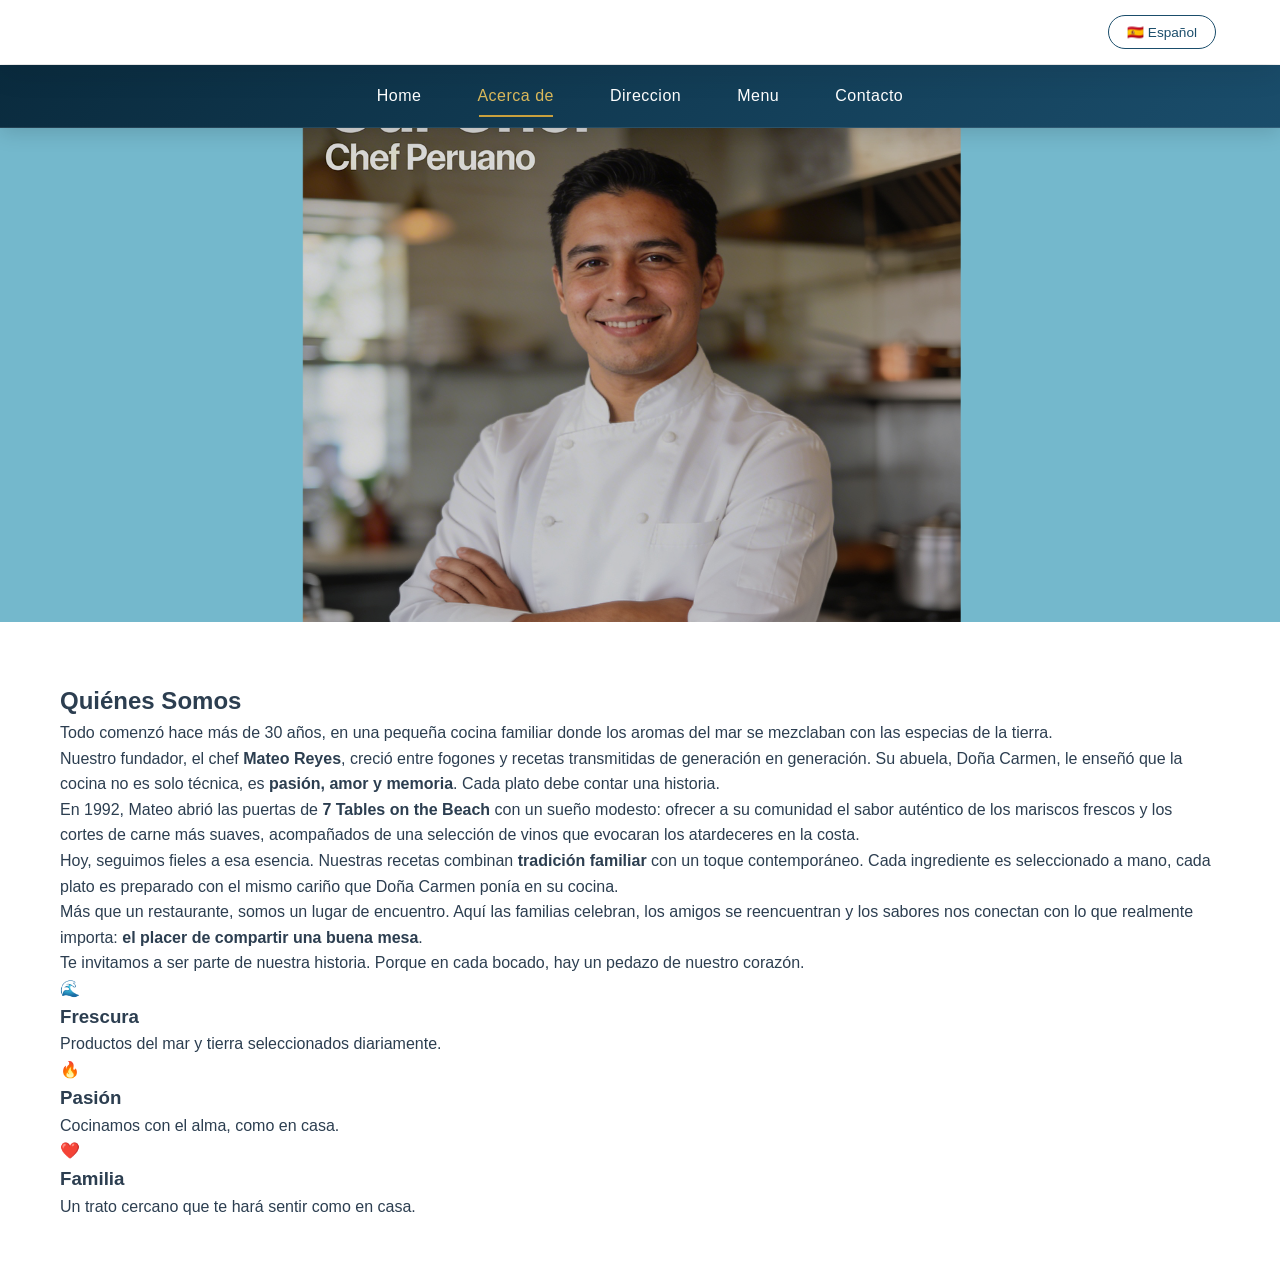
<file: about.html>
<!DOCTYPE html>
<html lang="es">
<head>
    <meta charset="UTF-8">
    <meta name="viewport" content="width=device-width, initial-scale=1.0, viewport-fit=cover">
    <title>Restaurante | Acerca de</title>
    <meta name="description" content="Conoce nuestra historia, tradición y pasión por la cocina. Un restaurante familiar con los mejores sabores.">
    
    <!-- Favicon -->
    <link rel="icon" type="image/x-icon" href="imagenes/header/favicon.ico">
    <link rel="icon" type="image/png" sizes="32x32" href="imagenes/header/favicon-32x32.png">
    <link rel="apple-touch-icon" href="imagenes/header/favicon-192x192.png">
    
    <link rel="stylesheet" href="styles.css">
</head>
<body>

    <!-- HEADER SUPERIOR -->
    <header class="header-superior">
        <div class="header-vacio"></div>
        <div class="header-derecha">
            <button class="btn-idioma" id="btnIdioma">🇪🇸 Español</button>
        </div>
    </header>

    <!-- BANNER AZUL DE NAVEGACIÓN -->
    <nav class="banner-azul">
        <ul class="nav-lista">
            <li><a href="index.html" class="nav-link">Home</a></li>
            <li><a href="about.html" class="nav-link activo">Acerca de</a></li>
            <li><a href="location.html" class="nav-link">Direccion</a></li>
            <li><a href="menu.html" class="nav-link">Menu</a></li>
            <li><a href="contact.html" class="nav-link">Contacto</a></li>
        </ul>
    </nav>

    <!-- HERO SLIDER (1 sola imagen) -->
    <div class="hero-slider">
        <div class="slider-track" id="sliderTrack">
            <div class="slide active">
                <img src="imagenes/slides/about-1.webp" alt="Nuestro restaurante" class="slide-img" loading="eager">
            </div>
        </div>
        <!-- Ocultar botones y dots cuando solo hay 1 imagen -->
        <style>
            .hero-slider:has(.slide:only-child) .slider-btn,
            .hero-slider:has(.slide:only-child) .slider-dots {
                display: none;
            }
        </style>
    </div>

    <!-- CONTENIDO PRINCIPAL -->
    <main class="contenido-principal">
        <section class="about-section">
            <h1 class="about-title">Quiénes Somos</h1>
            
            <div class="about-historia">
                <p class="historia-intro">Todo comenzó hace más de 30 años, en una pequeña cocina familiar donde los aromas del mar se mezclaban con las especias de la tierra.</p>
                
                <p>Nuestro fundador, el chef <strong>Mateo Reyes</strong>, creció entre fogones y recetas transmitidas de generación en generación. Su abuela, Doña Carmen, le enseñó que la cocina no es solo técnica, es <strong>pasión, amor y memoria</strong>. Cada plato debe contar una historia.</p>
                
                <p>En 1992, Mateo abrió las puertas de <strong>7 Tables on the Beach</strong> con un sueño modesto: ofrecer a su comunidad el sabor auténtico de los mariscos frescos y los cortes de carne más suaves, acompañados de una selección de vinos que evocaran los atardeceres en la costa.</p>
                
                <p>Hoy, seguimos fieles a esa esencia. Nuestras recetas combinan <strong>tradición familiar</strong> con un toque contemporáneo. Cada ingrediente es seleccionado a mano, cada plato es preparado con el mismo cariño que Doña Carmen ponía en su cocina.</p>
                
                <p>Más que un restaurante, somos un lugar de encuentro. Aquí las familias celebran, los amigos se reencuentran y los sabores nos conectan con lo que realmente importa: <strong>el placer de compartir una buena mesa</strong>.</p>
                
                <p class="historia-cierre">Te invitamos a ser parte de nuestra historia. Porque en cada bocado, hay un pedazo de nuestro corazón.</p>
            </div>
            
            <div class="about-valores">
                <div class="valor-card">
                    <div class="valor-icono">🌊</div>
                    <h3>Frescura</h3>
                    <p>Productos del mar y tierra seleccionados diariamente.</p>
                </div>
                <div class="valor-card">
                    <div class="valor-icono">🔥</div>
                    <h3>Pasión</h3>
                    <p>Cocinamos con el alma, como en casa.</p>
                </div>
                <div class="valor-card">
                    <div class="valor-icono">❤️</div>
                    <h3>Familia</h3>
                    <p>Un trato cercano que te hará sentir como en casa.</p>
                </div>
            </div>
        </section>
    </main>

    <script src="script.js"></script>
</body>
</html>
</file>
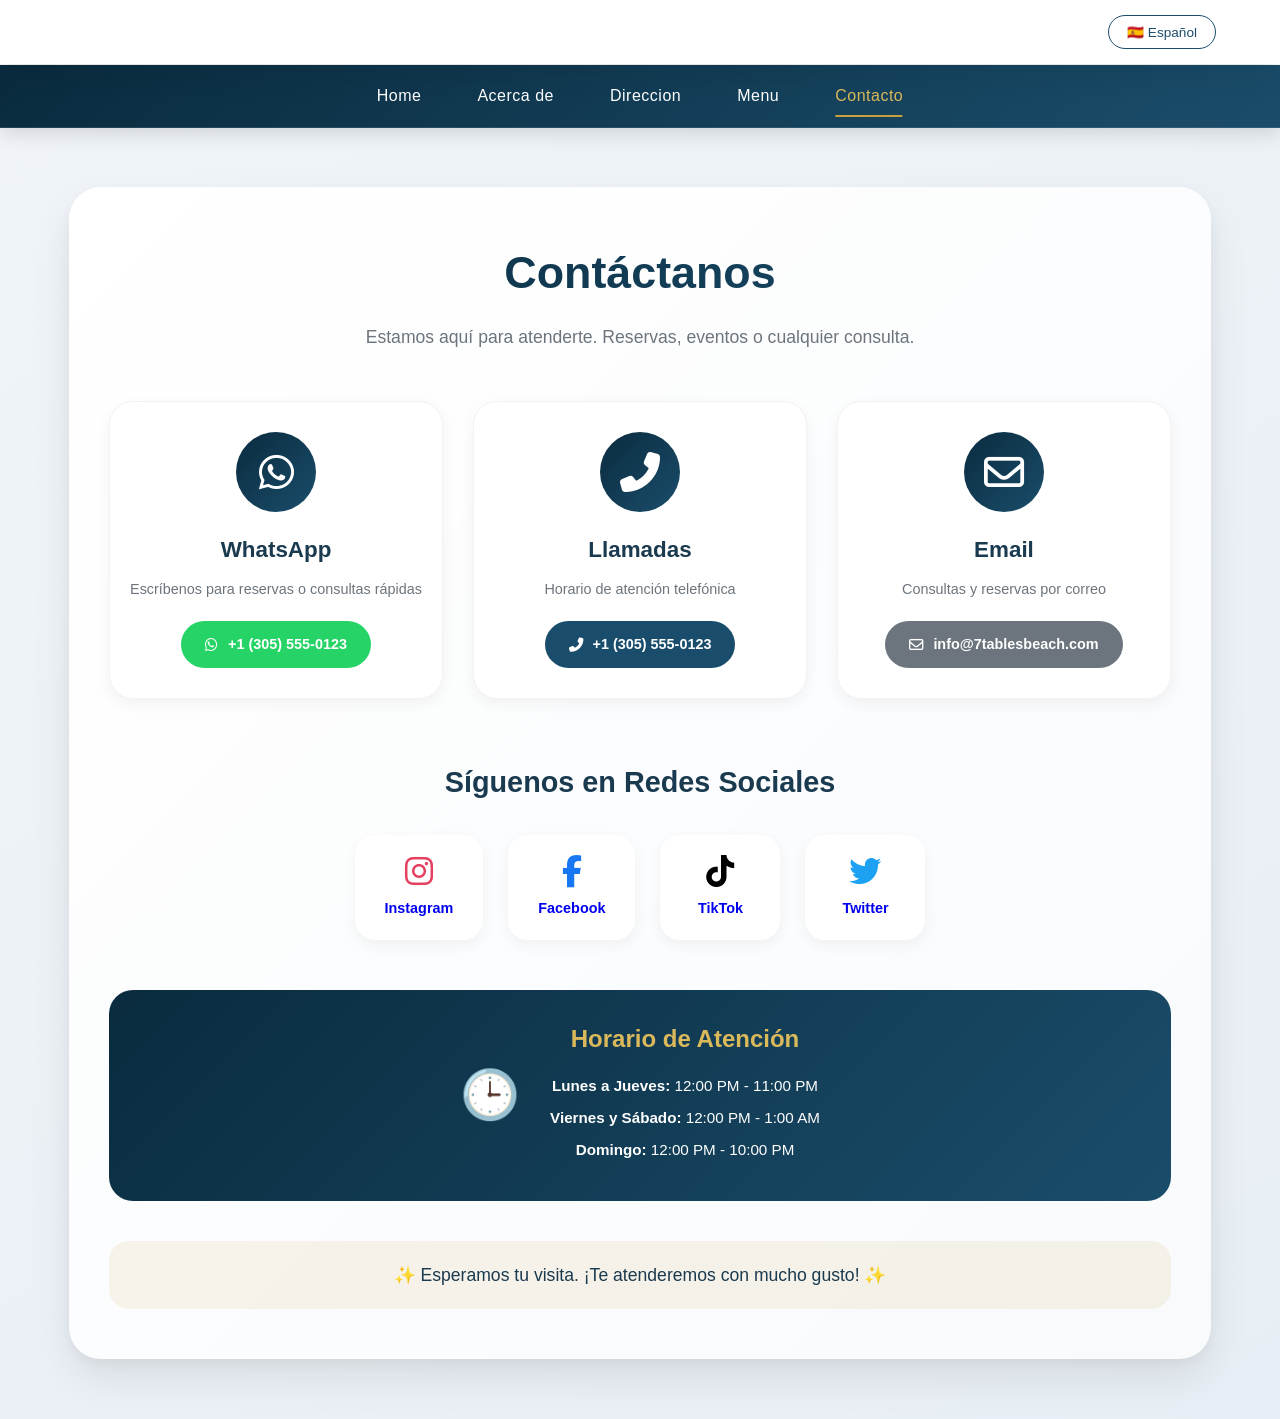
<file: contact.html>
<!DOCTYPE html>
<html lang="es">
<head>
    <meta charset="UTF-8">
    <meta name="viewport" content="width=device-width, initial-scale=1.0, viewport-fit=cover">
    <title>Restaurante | Contacto</title>
    <meta name="description" content="Contáctanos para reservas, consultas o eventos especiales. Estamos ubicados en Miami Beach.">
    
    <!-- Favicon -->
    <link rel="icon" type="image/x-icon" href="imagenes/header/favicon.ico">
    <link rel="icon" type="image/png" sizes="32x32" href="imagenes/header/favicon-32x32.png">
    <link rel="apple-touch-icon" href="imagenes/header/favicon-192x192.png">
    
    <link rel="stylesheet" href="styles.css">
</head>
<body>

    <!-- HEADER SUPERIOR -->
    <header class="header-superior">
        <div class="header-vacio"></div>
        <div class="header-derecha">
            <button class="btn-idioma" id="btnIdioma">🇪🇸 Español</button>
        </div>
    </header>

    <!-- BANNER AZUL DE NAVEGACIÓN -->
    <nav class="banner-azul">
        <ul class="nav-lista">
            <li><a href="index.html" class="nav-link">Home</a></li>
            <li><a href="about.html" class="nav-link">Acerca de</a></li>
            <li><a href="location.html" class="nav-link">Direccion</a></li>
            <li><a href="menu.html" class="nav-link">Menu</a></li>
            <li><a href="contact.html" class="nav-link activo">Contacto</a></li>
        </ul>
    </nav>

    <!-- CONTENIDO PRINCIPAL -->
    <main class="contacto-page">
        <div class="contacto-card">
            <h1 class="contacto-title">Contáctanos</h1>
            <p class="contacto-subtitle">Estamos aquí para atenderte. Reservas, eventos o cualquier consulta.</p>
            
            <div class="contacto-grid">
                <!-- WhatsApp -->
                <div class="contacto-item">
                    <div class="contacto-icono">
                        <i class="fab fa-whatsapp"></i>
                    </div>
                    <h3>WhatsApp</h3>
                    <p>Escríbenos para reservas o consultas rápidas</p>
                    <a href="https://wa.me/13055550123" target="_blank" class="btn-contacto whatsapp-btn">
                        <i class="fab fa-whatsapp"></i> +1 (305) 555-0123
                    </a>
                </div>

                <!-- Teléfono -->
                <div class="contacto-item">
                    <div class="contacto-icono">
                        <i class="fas fa-phone-alt"></i>
                    </div>
                    <h3>Llamadas</h3>
                    <p>Horario de atención telefónica</p>
                    <a href="tel:+13055550123" class="btn-contacto phone-btn">
                        <i class="fas fa-phone-alt"></i> +1 (305) 555-0123
                    </a>
                </div>

                <!-- Email -->
                <div class="contacto-item">
                    <div class="contacto-icono">
                        <i class="far fa-envelope"></i>
                    </div>
                    <h3>Email</h3>
                    <p>Consultas y reservas por correo</p>
                    <a href="mailto:info@7tablesbeach.com" class="btn-contacto email-btn">
                        <i class="far fa-envelope"></i> info@7tablesbeach.com
                    </a>
                </div>
            </div>

            <!-- Redes Sociales -->
            <div class="redes-sociales-section">
                <h2>Síguenos en Redes Sociales</h2>
                <div class="redes-sociales-grid">
                    <a href="https://instagram.com" target="_blank" class="red-social instagram">
                        <i class="fab fa-instagram"></i>
                        <span>Instagram</span>
                    </a>
                    <a href="https://facebook.com" target="_blank" class="red-social facebook">
                        <i class="fab fa-facebook-f"></i>
                        <span>Facebook</span>
                    </a>
                    <a href="https://tiktok.com" target="_blank" class="red-social tiktok">
                        <i class="fab fa-tiktok"></i>
                        <span>TikTok</span>
                    </a>
                    <a href="https://twitter.com" target="_blank" class="red-social twitter">
                        <i class="fab fa-twitter"></i>
                        <span>Twitter</span>
                    </a>
                </div>
            </div>

            <!-- Horario adicional -->
            <div class="horario-contacto">
                <div class="horario-icono">🕒</div>
                <div class="horario-info">
                    <h3>Horario de Atención</h3>
                    <p><strong>Lunes a Jueves:</strong> 12:00 PM - 11:00 PM</p>
                    <p><strong>Viernes y Sábado:</strong> 12:00 PM - 1:00 AM</p>
                    <p><strong>Domingo:</strong> 12:00 PM - 10:00 PM</p>
                </div>
            </div>

            <!-- Frase final -->
            <div class="contacto-mensaje">
                <p>✨ Esperamos tu visita. ¡Te atenderemos con mucho gusto! ✨</p>
            </div>
        </div>
    </main>

    <!-- Font Awesome para íconos -->
    <link rel="stylesheet" href="https://cdnjs.cloudflare.com/ajax/libs/font-awesome/6.4.0/css/all.min.css">
    
    <script src="script.js"></script>
</body>
</html>
</file>
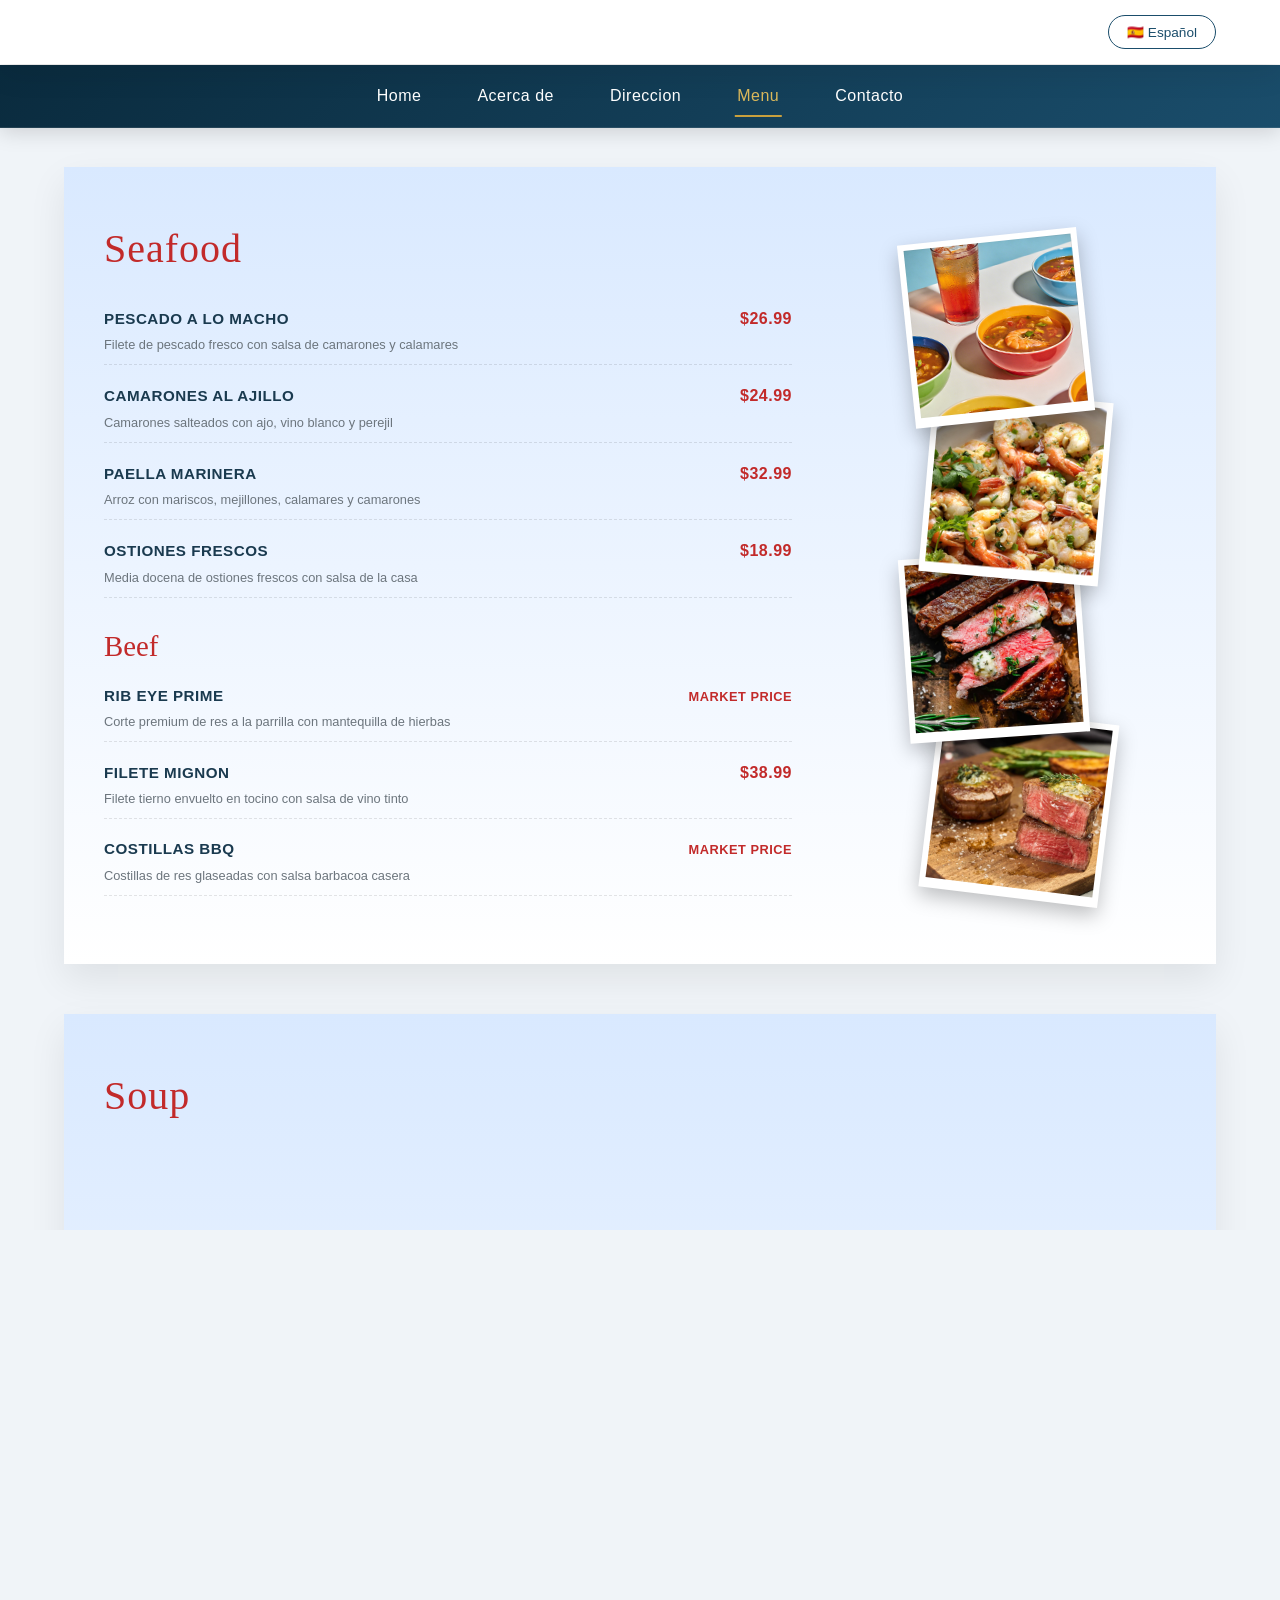
<file: menu.html>
<!DOCTYPE html>
<html lang="es">
<head>
    <meta charset="UTF-8">
    <meta name="viewport" content="width=device-width, initial-scale=1.0, viewport-fit=cover">
    <title>Restaurante | Menú</title>
    <meta name="description" content="Descubre nuestro menú con los mejores platillos de mariscos, carnes, sopas y una selección exclusiva de vinos y cervezas.">
    
    <!-- Favicon -->
    <link rel="icon" type="image/x-icon" href="imagenes/header/favicon.ico">
    <link rel="icon" type="image/png" sizes="32x32" href="imagenes/header/favicon-32x32.png">
    <link rel="apple-touch-icon" href="imagenes/header/favicon-192x192.png">
    
    <link rel="stylesheet" href="styles.css">
</head>
<body>

    <!-- HEADER SUPERIOR -->
    <header class="header-superior">
        <div class="header-vacio"></div>
        <div class="header-derecha">
            <button class="btn-idioma" id="btnIdioma">🇪🇸 Español</button>
        </div>
    </header>

    <!-- BANNER AZUL DE NAVEGACIÓN -->
    <nav class="banner-azul">
        <ul class="nav-lista">
            <li><a href="index.html" class="nav-link">Home</a></li>
            <li><a href="about.html" class="nav-link">Acerca de</a></li>
            <li><a href="location.html" class="nav-link">Direccion</a></li>
            <li><a href="menu.html" class="nav-link activo">Menu</a></li>
            <li><a href="contact.html" class="nav-link">Contacto</a></li>
        </ul>
    </nav>

    <!-- PÁGINA DE MENÚ -->
    <main class="menu-page">
        <!-- BLOQUE SUPERIOR: Seafood + Beef (polaroids a la derecha) -->
        <div class="menu-block seafood-block">
            <div class="menu-block-inner">
                <div class="menu-text">
                    <h2 class="script-title">Seafood</h2>
                    <div class="menu-list">
                        <div class="menu-item">
                            <div class="item-header">
                                <span class="item-name">PESCADO A LO MACHO</span>
                                <span class="item-price">$26.99</span>
                            </div>
                            <div class="item-desc">Filete de pescado fresco con salsa de camarones y calamares</div>
                        </div>
                        <div class="menu-item">
                            <div class="item-header">
                                <span class="item-name">CAMARONES AL AJILLO</span>
                                <span class="item-price">$24.99</span>
                            </div>
                            <div class="item-desc">Camarones salteados con ajo, vino blanco y perejil</div>
                        </div>
                        <div class="menu-item">
                            <div class="item-header">
                                <span class="item-name">PAELLA MARINERA</span>
                                <span class="item-price">$32.99</span>
                            </div>
                            <div class="item-desc">Arroz con mariscos, mejillones, calamares y camarones</div>
                        </div>
                        <div class="menu-item">
                            <div class="item-header">
                                <span class="item-name">OSTIONES FRESCOS</span>
                                <span class="item-price">$18.99</span>
                            </div>
                            <div class="item-desc">Media docena de ostiones frescos con salsa de la casa</div>
                        </div>
                    </div>
                    
                    <h3 class="sub-script-title">Beef</h3>
                    <div class="menu-list">
                        <div class="menu-item">
                            <div class="item-header">
                                <span class="item-name">RIB EYE PRIME</span>
                                <span class="item-price market-price">MARKET PRICE</span>
                            </div>
                            <div class="item-desc">Corte premium de res a la parrilla con mantequilla de hierbas</div>
                        </div>
                        <div class="menu-item">
                            <div class="item-header">
                                <span class="item-name">FILETE MIGNON</span>
                                <span class="item-price">$38.99</span>
                            </div>
                            <div class="item-desc">Filete tierno envuelto en tocino con salsa de vino tinto</div>
                        </div>
                        <div class="menu-item">
                            <div class="item-header">
                                <span class="item-name">COSTILLAS BBQ</span>
                                <span class="item-price market-price">MARKET PRICE</span>
                            </div>
                            <div class="item-desc">Costillas de res glaseadas con salsa barbacoa casera</div>
                        </div>
                    </div>
                </div>
                <div class="polaroid-col right-polaroids">
                    <div class="polaroid polaroid-1">
                        <img src="imagenes/menu/seafood-1.webp" alt="Plato de mariscos">
                    </div>
                    <div class="polaroid polaroid-2">
                        <img src="imagenes/menu/seafood-2.webp" alt="Camarones al ajillo">
                    </div>
                    <div class="polaroid polaroid-3">
                        <img src="imagenes/menu/beef-1.webp" alt="Rib eye steak">
                    </div>
                    <div class="polaroid polaroid-4">
                        <img src="imagenes/menu/beef-2.webp" alt="Filete mignon">
                    </div>
                </div>
            </div>
        </div>

        <!-- BLOQUE INFERIOR: Soup + Drinks + Wine + Beers (polaroids a la izquierda) -->
        <div class="menu-block soup-block">
            <div class="menu-block-inner reverse">
                <div class="polaroid-col left-polaroids">
                    <div class="polaroid polaroid-1">
                        <img src="imagenes/menu/soup-1.webp" alt="Sopa de langosta">
                    </div>
                    <div class="polaroid polaroid-2">
                        <img src="imagenes/menu/drinks-1.webp" alt="Bebidas refrescantes">
                    </div>
                    <div class="polaroid polaroid-3">
                        <img src="imagenes/menu/wine-1.webp" alt="Vino tinto">
                    </div>
                    <div class="polaroid polaroid-4">
                        <img src="imagenes/menu/beer-1.webp" alt="Cerveza artesanal">
                    </div>
                </div>
                <div class="menu-text">
                    <h2 class="script-title">Soup</h2>
                    <div class="menu-list">
                        <div class="menu-item">
                            <div class="item-header">
                                <span class="item-name">SOPA DE LANGOSTA</span>
                                <span class="item-price">$14.99</span>
                            </div>
                            <div class="item-desc">Crema suave de langosta con trozos de carne</div>
                        </div>
                        <div class="menu-item">
                            <div class="item-header">
                                <span class="item-name">CALDO DE MARISCOS</span>
                                <span class="item-price">$12.99</span>
                            </div>
                            <div class="item-desc">Caldo tradicional con camarones, calamares y pescado</div>
                        </div>
                    </div>
                    
                    <h3 class="sub-script-title">Drinks</h3>
                    <div class="menu-list compact">
                        <div class="menu-item">
                            <div class="item-header">
                                <span class="item-name">SODAS</span>
                                <span class="item-price">$2.99</span>
                            </div>
                        </div>
                        <div class="menu-item">
                            <div class="item-header">
                                <span class="item-name">WATER</span>
                                <span class="item-price">$1.99</span>
                            </div>
                        </div>
                        <div class="menu-item">
                            <div class="item-header">
                                <span class="item-name">SPARKLING WATER</span>
                                <span class="item-price">$3.99</span>
                            </div>
                        </div>
                    </div>
                    
                    <h3 class="sub-script-title">Wine</h3>
                    <div class="menu-list compact">
                        <div class="menu-item">
                            <div class="item-header">
                                <span class="item-name">VINO TINTO (Copa)</span>
                                <span class="item-price">$8.99</span>
                            </div>
                        </div>
                        <div class="menu-item">
                            <div class="item-header">
                                <span class="item-name">VINO BLANCO (Copa)</span>
                                <span class="item-price">$7.99</span>
                            </div>
                        </div>
                        <div class="menu-item">
                            <div class="item-header">
                                <span class="item-name">BOTELLA SELECTA</span>
                                <span class="item-price">$35.00</span>
                            </div>
                        </div>
                    </div>
                    
                    <h3 class="sub-script-title">Beers</h3>
                    <div class="menu-list compact">
                        <div class="menu-item">
                            <div class="item-header">
                                <span class="item-name">CERVEZA NACIONAL</span>
                                <span class="item-price">$4.99</span>
                            </div>
                        </div>
                        <div class="menu-item">
                            <div class="item-header">
                                <span class="item-name">CERVEZA IMPORTADA</span>
                                <span class="item-price">$6.99</span>
                            </div>
                        </div>
                        <div class="menu-item">
                            <div class="item-header">
                                <span class="item-name">ARTESANAL IPA</span>
                                <span class="item-price">$7.99</span>
                            </div>
                        </div>
                    </div>
                    
                    <div class="menu-note">Subject to current pricing notice</div>
                </div>
            </div>
        </div>
    </main>

    <script src="script.js"></script>
</body>
</html>
</file>
<file: styles.css>
/* styles.css - Restaurante Elegante */
* {
    margin: 0;
    padding: 0;
    box-sizing: border-box;
}

:root {
    --azul-profundo: #0a2b3e;
    --azul-oscuro: #0d3b4f;
    --azul-elegante: #1a4d6b;
    --azul-claro: #2c6e8f;
    --dorado: #c9a03d;
    --dorado-claro: #dbb95b;
    --blanco: #ffffff;
    --gris-claro: #f8f9fa;
    --gris-suave: #e9ecef;
    --texto-oscuro: #2c3e50;
    --texto-suave: #6c757d;
    --sombra: 0 10px 30px rgba(0,0,0,0.08);
    --sombra-fuerte: 0 15px 40px rgba(0,0,0,0.12);
    --sombra-nav: 0 4px 20px rgba(0,0,0,0.15);
    --transicion: all 0.3s cubic-bezier(0.25, 0.46, 0.45, 0.94);
}

body {
    font-family: 'Inter', -apple-system, BlinkMacSystemFont, 'Segoe UI', 'Poppins', sans-serif;
    background-color: var(--blanco);
    color: var(--texto-oscuro);
    line-height: 1.6;
    overflow-x: hidden;
}

/* HEADER SUPERIOR */
.header-superior {
    background: var(--blanco);
    padding: 15px 5%;
    display: flex;
    justify-content: space-between;
    align-items: center;
    position: sticky;
    top: 0;
    z-index: 1000;
    box-shadow: var(--sombra);
}

.header-vacio {
    width: 100px;
}

.btn-idioma {
    background: transparent;
    border: 1.5px solid var(--azul-elegante);
    color: var(--azul-elegante);
    padding: 8px 18px;
    border-radius: 30px;
    font-size: 0.85rem;
    font-weight: 500;
    cursor: pointer;
    transition: var(--transicion);
    font-family: inherit;
}

.btn-idioma:hover {
    background: var(--azul-elegante);
    color: var(--blanco);
    transform: translateY(-2px);
    box-shadow: 0 4px 12px rgba(26, 77, 107, 0.2);
}

/* BANNER AZUL DE NAVEGACIÓN */
.banner-azul {
    background: linear-gradient(135deg, var(--azul-profundo), var(--azul-elegante));
    padding: 0 5%;
    box-shadow: var(--sombra-nav);
    position: sticky;
    top: 65px;
    z-index: 999;
    border-bottom: 1px solid rgba(255,255,255,0.1);
}

.nav-lista {
    display: flex;
    justify-content: center;
    list-style: none;
    gap: 40px;
    max-width: 1200px;
    margin: 0 auto;
}

.nav-link {
    color: var(--blanco);
    text-decoration: none;
    padding: 18px 8px;
    display: inline-block;
    font-weight: 500;
    font-size: 1rem;
    letter-spacing: 0.5px;
    transition: var(--transicion);
    position: relative;
}

.nav-link::after {
    content: '';
    position: absolute;
    bottom: 10px;
    left: 50%;
    width: 0;
    height: 2px;
    background: var(--dorado);
    transition: var(--transicion);
    transform: translateX(-50%);
}

.nav-link:hover::after,
.nav-link.activo::after {
    width: 80%;
}

.nav-link:hover,
.nav-link.activo {
    color: var(--dorado-claro);
}

/* HERO SLIDER ELEGANTE - ALTURA REDUCIDA */
.hero-slider {
    position: relative;
    height: 55vh;
    min-height: 380px;
    overflow: hidden;
    background: var(--gris-claro);
}

.slider-track {
    position: relative;
    width: 100%;
    height: 100%;
}

.slide {
    position: absolute;
    top: 0;
    left: 0;
    width: 100%;
    height: 100%;
    opacity: 0;
    transform: scale(1.05);
    transition: opacity 0.8s ease-in-out, transform 0.8s ease-in-out;
}

.slide.active {
    opacity: 1;
    transform: scale(1);
    z-index: 1;
}

.slide-img {
    width: 100%;
    height: 100%;
    object-fit: cover;
    filter: brightness(0.85);
}

/* Slider Buttons */
.slider-btn {
    position: absolute;
    top: 50%;
    transform: translateY(-50%);
    background: rgba(255,255,255,0.2);
    backdrop-filter: blur(5px);
    border: 1px solid rgba(255,255,255,0.3);
    width: 45px;
    height: 45px;
    border-radius: 50%;
    color: var(--blanco);
    font-size: 2rem;
    cursor: pointer;
    transition: var(--transicion);
    z-index: 10;
    display: flex;
    align-items: center;
    justify-content: center;
    font-weight: 300;
}

.slider-btn:hover {
    background: rgba(255,255,255,0.4);
    transform: translateY(-50%) scale(1.1);
}

.prev {
    left: 20px;
}

.next {
    right: 20px;
}

/* Slider Dots */
.slider-dots {
    position: absolute;
    bottom: 20px;
    left: 50%;
    transform: translateX(-50%);
    display: flex;
    gap: 12px;
    z-index: 10;
}

.slider-dots .dot {
    width: 10px;
    height: 10px;
    border-radius: 50%;
    background: rgba(255,255,255,0.5);
    cursor: pointer;
    transition: var(--transicion);
}

.slider-dots .dot.active {
    background: var(--dorado);
    transform: scale(1.3);
    box-shadow: 0 0 10px rgba(201, 160, 61, 0.5);
}

.slider-dots .dot:hover {
    background: var(--dorado-claro);
    transform: scale(1.2);
}

/* CONTENIDO PRINCIPAL */
.contenido-principal {
    max-width: 1200px;
    margin: 0 auto;
    padding: 60px 20px;
}

.bienvenida {
    text-align: center;
    max-width: 800px;
    margin: 0 auto;
}

.bienvenida h1 {
    font-size: 2.8rem;
    font-weight: 600;
    color: var(--azul-profundo);
    margin-bottom: 20px;
    letter-spacing: -0.5px;
    background: linear-gradient(135deg, var(--azul-profundo), var(--azul-elegante));
    -webkit-background-clip: text;
    -webkit-text-fill-color: transparent;
    background-clip: text;
}

.bienvenida p {
    font-size: 1.2rem;
    color: var(--texto-suave);
    line-height: 1.8;
}

/* Responsive */
@media (max-width: 768px) {
    .header-superior {
        padding: 12px 5%;
    }
    
    .banner-azul {
        top: 52px;
        overflow-x: auto;
        white-space: nowrap;
        -webkit-overflow-scrolling: touch;
    }
    
    .nav-lista {
        gap: 25px;
        justify-content: flex-start;
        padding: 0 10px;
    }
    
    .nav-link {
        padding: 14px 4px;
        font-size: 0.85rem;
    }
    
    .hero-slider {
        height: 35vh;
        min-height: 250px;
    }
    
    .slider-btn {
        width: 35px;
        height: 35px;
        font-size: 1.5rem;
    }
    
    .prev {
        left: 10px;
    }
    
    .next {
        right: 10px;
    }
    
    .bienvenida h1 {
        font-size: 1.8rem;
    }
    
    .bienvenida p {
        font-size: 1rem;
    }
    
    .contenido-principal {
        padding: 40px 15px;
    }
}

@media (max-width: 480px) {
    .nav-lista {
        gap: 18px;
    }
    
    .nav-link {
        font-size: 0.75rem;
        padding: 12px 2px;
    }
    
    .hero-slider {
        height: 30vh;
        min-height: 200px;
    }
}

/* MAPA - 
.mapa-container {
    width: 100%;
    padding: 0;
    margin: 0;
}

#mapa-restaurante {
    height: 500px !important;
    width: 100% !important;
    position: relative !important;
    overflow: hidden !important;
    background: var(--gris-claro);
    border-bottom: 1px solid var(--gris-suave);
}

#mapa-restaurante .leaflet-container {
    height: 100% !important;
    width: 100% !important;
    background: #f8f9fa !important;
}

.leaflet-control-zoom {
    border: none !important;
    box-shadow: 0 2px 10px rgba(0,0,0,0.1) !important;
    border-radius: 8px !important;
    margin: 15px !important;
}

.leaflet-control-zoom a {
    background: white !important;
    color: var(--azul-elegante) !important;
    border: none !important;
    border-bottom: 1px solid var(--gris-suave) !important;
    font-size: 16px !important;
    line-height: 26px !important;
}

.leaflet-control-zoom a:hover {
    background: var(--gris-claro) !important;
}

.leaflet-popup-content-wrapper {
    border-radius: 12px !important;
    box-shadow: 0 5px 20px rgba(0,0,0,0.15) !important;
}

/* Responsive mapa */
@media (max-width: 768px) {
    #mapa-restaurante {
        height: 350px !important;
        min-height: 350px !important;
    }
    
    .leaflet-control-zoom {
        margin: 10px !important;
        transform: scale(0.9);
    }
}

@media (max-width: 480px) {
    #mapa-restaurante {
        height: 280px !important;
        min-height: 280px !important;
    }
}

/* ===== PÁGINA DE UBICACIÓN - TARJETAS DEGRADADAS ===== */
.location-page {
    padding: 60px 20px;
}

.location-card {
    max-width: 1200px;
    margin: 0 auto;
    background: linear-gradient(135deg, rgba(255,255,255,0.95), rgba(248,249,250,0.98));
    border-radius: 32px;
    box-shadow: 0 20px 40px rgba(0,0,0,0.08), 0 4px 12px rgba(0,0,0,0.05);
    padding: 50px 40px;
    backdrop-filter: blur(2px);
}

.location-title {
    text-align: center;
    font-size: 2.8rem;
    font-weight: 600;
    color: var(--azul-profundo);
    margin-bottom: 40px;
    letter-spacing: -0.5px;
    background: linear-gradient(135deg, var(--azul-profundo), var(--azul-elegante));
    -webkit-background-clip: text;
    -webkit-text-fill-color: transparent;
    background-clip: text;
}

.location-grid {
    display: grid;
    grid-template-columns: repeat(2, 1fr);
    gap: 30px;
    margin-bottom: 40px;
}

.info-card {
    background: linear-gradient(145deg, #ffffff, #f8f9fa);
    border-radius: 24px;
    padding: 30px;
    box-shadow: 0 10px 25px rgba(0,0,0,0.05);
    transition: transform 0.3s ease, box-shadow 0.3s ease;
    border: 1px solid rgba(26, 77, 107, 0.1);
}

.info-card:hover {
    transform: translateY(-5px);
    box-shadow: 0 20px 35px rgba(26, 77, 107, 0.15);
}

.card-icon {
    font-size: 3rem;
    margin-bottom: 15px;
}

.info-card h2 {
    font-size: 1.6rem;
    color: var(--azul-elegante);
    margin-bottom: 20px;
    font-weight: 600;
}

.direccion-texto {
    font-size: 1.1rem;
    color: var(--texto-oscuro);
    margin-bottom: 10px;
    line-height: 1.5;
}

.direccion-detalle {
    color: var(--texto-suave);
    margin-bottom: 15px;
    font-style: italic;
}

.direccion-telefono {
    font-size: 1.1rem;
    font-weight: 600;
    color: var(--azul-elegante);
    margin-bottom: 20px;
}

.btn-mapa {
    display: inline-block;
    background: linear-gradient(135deg, var(--azul-elegante), var(--azul-claro));
    color: white;
    padding: 10px 20px;
    border-radius: 30px;
    text-decoration: none;
    font-size: 0.9rem;
    font-weight: 500;
    transition: all 0.3s ease;
}

.btn-mapa:hover {
    transform: translateX(5px);
    background: linear-gradient(135deg, var(--azul-profundo), var(--azul-elegante));
}

.horario-lista {
    list-style: none;
    padding: 0;
}

.horario-lista li {
    display: flex;
    justify-content: space-between;
    align-items: center;
    padding: 12px 0;
    border-bottom: 1px solid rgba(0,0,0,0.05);
}

.horario-lista li:last-child {
    border-bottom: none;
}

.dia {
    font-weight: 600;
    color: var(--texto-oscuro);
}

.hora {
    color: var(--azul-elegante);
    font-weight: 500;
}

.descripcion-card {
    background: linear-gradient(135deg, var(--azul-profundo), var(--azul-elegante));
    border-radius: 24px;
    padding: 40px;
    color: white;
    text-align: center;
    margin-top: 20px;
}

.descripcion-card .card-icon {
    font-size: 3rem;
    margin-bottom: 15px;
}

.descripcion-card h2 {
    font-size: 1.8rem;
    margin-bottom: 20px;
    color: white;
    font-weight: 600;
}

.descripcion-card p {
    font-size: 1.05rem;
    line-height: 1.7;
    margin-bottom: 20px;
    color: rgba(255,255,255,0.9);
}

.invitacion {
    font-size: 1.3rem;
    font-weight: 600;
    margin-top: 25px;
    color: var(--dorado);
    letter-spacing: 1px;
}

/* Responsive location */
@media (max-width: 768px) {
    .location-page {
        padding: 40px 15px;
    }
    
    .location-card {
        padding: 30px 20px;
    }
    
    .location-title {
        font-size: 2rem;
        margin-bottom: 30px;
    }
    
    .location-grid {
        grid-template-columns: 1fr;
        gap: 20px;
    }
    
    .info-card {
        padding: 25px;
    }
    
    .info-card h2 {
        font-size: 1.4rem;
    }
    
    .horario-lista li {
        flex-direction: column;
        align-items: flex-start;
        gap: 5px;
    }
    
    .descripcion-card {
        padding: 30px 20px;
    }
    
    .descripcion-card h2 {
        font-size: 1.5rem;
    }
    
    .descripcion-card p {
        font-size: 0.95rem;
    }
    
    .invitacion {
        font-size: 1.1rem;
    }
}

@media (max-width: 480px) {
    .location-title {
        font-size: 1.6rem;
    }
    
    .info-card h2 {
        font-size: 1.3rem;
    }
    
    .direccion-texto {
        font-size: 1rem;
    }
}

/* ===== PÁGINA DE MENÚ - VERSIÓN COLLAGE ELEGANTE ===== */
.menu-page {
    background: #f0f4f8;
    padding: 40px 5%;
}

.menu-block {
    max-width: 1200px;
    margin: 0 auto 50px auto;
    background: linear-gradient(180deg, #d9e9ff 0%, #ffffff 100%);
    padding: 50px 40px;
    box-shadow: 0 15px 35px rgba(0,0,0,0.08);
    opacity: 0;
    transform: translateY(30px);
    transition: opacity 0.7s ease, transform 0.7s ease;
}

.menu-block.visible {
    opacity: 1;
    transform: translateY(0);
}

.menu-block.visible:first-child {
    transition-delay: 0.05s;
}
.menu-block.visible:last-child {
    transition-delay: 0.15s;
}

.menu-block-inner {
    display: flex;
    gap: 40px;
    align-items: center; /* Cambiado de flex-start a center para centrar verticalmente */
}

.menu-block-inner.reverse {
    flex-direction: row-reverse;
}

.menu-text {
    flex: 2;
}

.polaroid-col {
    flex: 1;
    display: flex;
    flex-direction: column;
    position: relative;
    justify-content: center; /* Centrar verticalmente las polaroids */
}

.polaroid {
    background: white;
    padding: 6px 6px 10px 6px;
    box-shadow: 0 8px 20px rgba(0,0,0,0.25);
    width: 100%;
    max-width: 180px;
    margin: 0 auto;
    transition: transform 0.6s cubic-bezier(0.2, 0.9, 0.4, 1.1), box-shadow 0.6s ease;
    cursor: pointer;
    position: relative;
}

.polaroid-col .polaroid:not(:first-child) {
    margin-top: -25px;
}

.polaroid img {
    width: 100%;
    aspect-ratio: 1 / 1;
    object-fit: cover;
    display: block;
}

/* ============================================ */
/* BLOQUE SUPERIOR - POLAROIDS A LA DERECHA */
/* ============================================ */
.right-polaroids .polaroid:nth-child(1) { 
    transform: rotate(-6deg) translateX(-8px);
    z-index: 4;
}
.right-polaroids .polaroid:nth-child(2) { 
    transform: rotate(5deg) translateX(12px);
    z-index: 3;
}
.right-polaroids .polaroid:nth-child(3) { 
    transform: rotate(-4deg) translateX(-10px);
    z-index: 2;
}
.right-polaroids .polaroid:nth-child(4) { 
    transform: rotate(7deg) translateX(15px);
    z-index: 1;
}

/* ============================================ */
/* BLOQUE INFERIOR - POLAROIDS A LA IZQUIERDA */
/* ============================================ */
.left-polaroids .polaroid:nth-child(1) { 
    transform: rotate(6deg) translateX(8px);
    z-index: 4;
}
.left-polaroids .polaroid:nth-child(2) { 
    transform: rotate(-5deg) translateX(-12px);
    z-index: 3;
}
.left-polaroids .polaroid:nth-child(3) { 
    transform: rotate(4deg) translateX(10px);
    z-index: 2;
}
.left-polaroids .polaroid:nth-child(4) { 
    transform: rotate(-7deg) translateX(-15px);
    z-index: 1;
}

/* ============================================ */
/* EFECTO HOVER */
/* ============================================ */
.right-polaroids .polaroid:nth-child(1):hover {
    transform: rotate(-6deg) translateX(-8px) scale(1.03);
    box-shadow: 0 18px 35px rgba(0,0,0,0.35);
    z-index: 20 !important;
    transition: transform 0.6s cubic-bezier(0.2, 0.9, 0.4, 1.1), box-shadow 0.6s ease;
}
.right-polaroids .polaroid:nth-child(2):hover {
    transform: rotate(5deg) translateX(12px) scale(1.03);
    box-shadow: 0 18px 35px rgba(0,0,0,0.35);
    z-index: 20 !important;
    transition: transform 0.6s cubic-bezier(0.2, 0.9, 0.4, 1.1), box-shadow 0.6s ease;
}
.right-polaroids .polaroid:nth-child(3):hover {
    transform: rotate(-4deg) translateX(-10px) scale(1.03);
    box-shadow: 0 18px 35px rgba(0,0,0,0.35);
    z-index: 20 !important;
    transition: transform 0.6s cubic-bezier(0.2, 0.9, 0.4, 1.1), box-shadow 0.6s ease;
}
.right-polaroids .polaroid:nth-child(4):hover {
    transform: rotate(7deg) translateX(15px) scale(1.03);
    box-shadow: 0 18px 35px rgba(0,0,0,0.35);
    z-index: 20 !important;
    transition: transform 0.6s cubic-bezier(0.2, 0.9, 0.4, 1.1), box-shadow 0.6s ease;
}

.left-polaroids .polaroid:nth-child(1):hover {
    transform: rotate(6deg) translateX(8px) scale(1.03);
    box-shadow: 0 18px 35px rgba(0,0,0,0.35);
    z-index: 20 !important;
    transition: transform 0.6s cubic-bezier(0.2, 0.9, 0.4, 1.1), box-shadow 0.6s ease;
}
.left-polaroids .polaroid:nth-child(2):hover {
    transform: rotate(-5deg) translateX(-12px) scale(1.03);
    box-shadow: 0 18px 35px rgba(0,0,0,0.35);
    z-index: 20 !important;
    transition: transform 0.6s cubic-bezier(0.2, 0.9, 0.4, 1.1), box-shadow 0.6s ease;
}
.left-polaroids .polaroid:nth-child(3):hover {
    transform: rotate(4deg) translateX(10px) scale(1.03);
    box-shadow: 0 18px 35px rgba(0,0,0,0.35);
    z-index: 20 !important;
    transition: transform 0.6s cubic-bezier(0.2, 0.9, 0.4, 1.1), box-shadow 0.6s ease;
}
.left-polaroids .polaroid:nth-child(4):hover {
    transform: rotate(-7deg) translateX(-15px) scale(1.03);
    box-shadow: 0 18px 35px rgba(0,0,0,0.35);
    z-index: 20 !important;
    transition: transform 0.6s cubic-bezier(0.2, 0.9, 0.4, 1.1), box-shadow 0.6s ease;
}

/* Títulos script */
.script-title {
    font-family: 'Pacifico', 'Segoe Script', 'Brush Script MT', cursive;
    font-size: 2.5rem;
    font-weight: 400;
    color: #c22a2a;
    margin-bottom: 25px;
    letter-spacing: 1px;
}

.sub-script-title {
    font-family: 'Pacifico', 'Segoe Script', 'Brush Script MT', cursive;
    font-size: 1.8rem;
    font-weight: 400;
    color: #c22a2a;
    margin: 25px 0 15px 0;
}

/* Lista de menú */
.menu-list .menu-item {
    opacity: 0;
    transform: translateX(-10px);
    animation: fadeInLeft 0.5s ease forwards;
}

.menu-list .menu-item:nth-child(1) { animation-delay: 0.05s; }
.menu-list .menu-item:nth-child(2) { animation-delay: 0.10s; }
.menu-list .menu-item:nth-child(3) { animation-delay: 0.15s; }
.menu-list .menu-item:nth-child(4) { animation-delay: 0.20s; }

@keyframes fadeInLeft {
    to {
        opacity: 1;
        transform: translateX(0);
    }
}

.menu-item {
    margin-bottom: 18px;
    border-bottom: 1px dashed rgba(0,0,0,0.1);
    padding-bottom: 10px;
}

.item-header {
    display: flex;
    justify-content: space-between;
    align-items: baseline;
    font-weight: 600;
    font-size: 1rem;
    letter-spacing: 0.5px;
}

.item-name {
    color: #1a3a4f;
    text-transform: uppercase;
    font-size: 0.95rem;
}

.item-price {
    color: #c22a2a;
    font-weight: 700;
}

.market-price {
    font-size: 0.8rem;
    font-weight: 600;
}

.item-desc {
    font-size: 0.8rem;
    color: #6c757d;
    margin-top: 5px;
    line-height: 1.4;
}

.compact .menu-item {
    margin-bottom: 8px;
    padding-bottom: 5px;
}

.compact .item-desc {
    display: none;
}

.menu-note {
    font-size: 0.7rem;
    color: #999;
    text-align: center;
    margin-top: 25px;
    font-style: italic;
}

/* ============================================ */
/* RESPONSIVE - MANTENIENDO DOS COLUMNAS EN MÓVIL */
/* ============================================ */
@media (max-width: 768px) {
    .menu-page {
        padding: 20px 3%;
    }
    
    .menu-block {
        padding: 30px 15px;
        margin-bottom: 25px;
    }
    
    /* Mantener dos columnas */
    .menu-block-inner,
    .menu-block-inner.reverse {
        flex-direction: row;
        gap: 15px;
        align-items: center; /* Centrado vertical */
    }
    
    .menu-text {
        flex: 1.6;
        min-width: 0;
    }
    
    .polaroid-col {
        flex: 1;
        min-width: 0;
        justify-content: center;
    }
    
    /* Tamaño ajustado: 75% (un poco más grande que antes) */
    .polaroid {
        max-width: 75%;
        width: 75%;
        padding: 4px 4px 7px 4px;
    }
    
    /* Superposición ajustada */
    .polaroid-col .polaroid:not(:first-child) {
        margin-top: -15px;
    }
    
    /* Rotaciones para móvil */
    .right-polaroids .polaroid:nth-child(1) { 
        transform: rotate(-4deg) translateX(-4px);
    }
    .right-polaroids .polaroid:nth-child(2) { 
        transform: rotate(3deg) translateX(6px);
    }
    .right-polaroids .polaroid:nth-child(3) { 
        transform: rotate(-3deg) translateX(-4px);
    }
    .right-polaroids .polaroid:nth-child(4) { 
        transform: rotate(4deg) translateX(6px);
    }
    
    .left-polaroids .polaroid:nth-child(1) { 
        transform: rotate(4deg) translateX(4px);
    }
    .left-polaroids .polaroid:nth-child(2) { 
        transform: rotate(-3deg) translateX(-6px);
    }
    .left-polaroids .polaroid:nth-child(3) { 
        transform: rotate(3deg) translateX(4px);
    }
    .left-polaroids .polaroid:nth-child(4) { 
        transform: rotate(-4deg) translateX(-6px);
    }
    
    /* Texto legible */
    .script-title {
        font-size: 2rem;
        margin-bottom: 15px;
    }
    
    .sub-script-title {
        font-size: 1.5rem;
        margin: 15px 0 10px 0;
    }
    
    .item-name {
        font-size: 0.85rem;
    }
    
    .item-price {
        font-size: 0.85rem;
    }
    
    .item-desc {
        font-size: 0.7rem;
    }
    
    /* Hover móvil */
    .polaroid:hover {
        transform: scale(1.04) translateY(-3px);
    }
}

@media (max-width: 600px) {
    .polaroid {
        max-width: 80%;
        width: 80%;
    }
    
    .polaroid-col .polaroid:not(:first-child) {
        margin-top: -12px;
    }
    
    .script-title {
        font-size: 1.7rem;
    }
    
    .sub-script-title {
        font-size: 1.3rem;
    }
    
    .item-name {
        font-size: 0.8rem;
    }
    
    .item-price {
        font-size: 0.8rem;
    }
    
    .item-desc {
        font-size: 0.65rem;
    }
}

@media (max-width: 480px) {
    .menu-block-inner,
    .menu-block-inner.reverse {
        gap: 10px;
    }
    
    .polaroid {
        max-width: 85%;
        width: 85%;
        padding: 3px 3px 5px 3px;
    }
    
    .polaroid-col .polaroid:not(:first-child) {
        margin-top: -10px;
    }
    
    .script-title {
        font-size: 1.5rem;
    }
    
    .sub-script-title {
        font-size: 1.1rem;
    }
    
    .item-name {
        font-size: 0.75rem;
    }
    
    .item-price {
        font-size: 0.75rem;
    }
    
    .item-desc {
        font-size: 0.6rem;
    }
}

/* ===== PÁGINA DE CONTACTO ===== */
.contacto-page {
    background: linear-gradient(145deg, #f0f4f8, #e8eef5);
    padding: 60px 5%;
    min-height: calc(100vh - 200px);
    display: flex;
    align-items: center;
    justify-content: center;
}

.contacto-card {
    max-width: 1200px;
    margin: 0 auto;
    background: linear-gradient(135deg, rgba(255,255,255,0.95), rgba(248,250,252,0.98));
    border-radius: 32px;
    padding: 50px 40px;
    box-shadow: 0 20px 40px rgba(0,0,0,0.08), 0 5px 15px rgba(0,0,0,0.05);
    backdrop-filter: blur(2px);
}

.contacto-title {
    text-align: center;
    font-size: 2.8rem;
    font-weight: 600;
    color: var(--azul-profundo, #0a2b3e);
    margin-bottom: 15px;
    background: linear-gradient(135deg, #0a2b3e, #1a4d6b);
    -webkit-background-clip: text;
    -webkit-text-fill-color: transparent;
    background-clip: text;
}

.contacto-subtitle {
    text-align: center;
    color: #6c757d;
    font-size: 1.1rem;
    margin-bottom: 50px;
}

.contacto-grid {
    display: grid;
    grid-template-columns: repeat(3, 1fr);
    gap: 30px;
    margin-bottom: 60px;
}

.contacto-item {
    text-align: center;
    padding: 30px 20px;
    background: white;
    border-radius: 24px;
    transition: all 0.3s ease;
    box-shadow: 0 5px 15px rgba(0,0,0,0.05);
    border: 1px solid rgba(0,0,0,0.05);
}

.contacto-item:hover {
    transform: translateY(-8px);
    box-shadow: 0 15px 30px rgba(26, 77, 107, 0.15);
    border-color: rgba(26, 77, 107, 0.2);
}

.contacto-icono {
    width: 80px;
    height: 80px;
    background: linear-gradient(135deg, #0a2b3e, #1a4d6b);
    border-radius: 50%;
    display: flex;
    align-items: center;
    justify-content: center;
    margin: 0 auto 20px;
}

.contacto-icono i {
    font-size: 2.5rem;
    color: white;
}

.contacto-item h3 {
    font-size: 1.4rem;
    color: #1a3a4f;
    margin-bottom: 10px;
}

.contacto-item p {
    color: #6c757d;
    font-size: 0.9rem;
    margin-bottom: 20px;
}

.btn-contacto {
    display: inline-flex;
    align-items: center;
    gap: 10px;
    padding: 12px 24px;
    border-radius: 30px;
    text-decoration: none;
    font-weight: 600;
    font-size: 0.9rem;
    transition: all 0.3s ease;
}

.whatsapp-btn {
    background: #25D366;
    color: white;
}

.whatsapp-btn:hover {
    background: #128C7E;
    transform: translateY(-2px);
    box-shadow: 0 5px 15px rgba(37, 211, 102, 0.3);
}

.phone-btn {
    background: #1a4d6b;
    color: white;
}

.phone-btn:hover {
    background: #0a2b3e;
    transform: translateY(-2px);
}

.email-btn {
    background: #6c757d;
    color: white;
}

.email-btn:hover {
    background: #495057;
    transform: translateY(-2px);
}

/* Redes Sociales */
.redes-sociales-section {
    text-align: center;
    margin-bottom: 50px;
}

.redes-sociales-section h2 {
    font-size: 1.8rem;
    color: #1a3a4f;
    margin-bottom: 30px;
}

.redes-sociales-grid {
    display: flex;
    justify-content: center;
    gap: 25px;
    flex-wrap: wrap;
}

.red-social {
    display: flex;
    flex-direction: column;
    align-items: center;
    gap: 10px;
    padding: 20px 30px;
    background: white;
    border-radius: 20px;
    text-decoration: none;
    transition: all 0.3s ease;
    min-width: 120px;
    box-shadow: 0 5px 15px rgba(0,0,0,0.05);
}

.red-social i {
    font-size: 2rem;
}

.red-social span {
    font-weight: 600;
    font-size: 0.9rem;
}

.red-social.instagram i {
    color: #E4405F;
}
.red-social.instagram:hover {
    background: #E4405F;
    transform: translateY(-5px);
}
.red-social.instagram:hover i,
.red-social.instagram:hover span {
    color: white;
}

.red-social.facebook i {
    color: #1877F2;
}
.red-social.facebook:hover {
    background: #1877F2;
    transform: translateY(-5px);
}
.red-social.facebook:hover i,
.red-social.facebook:hover span {
    color: white;
}

.red-social.tiktok i {
    color: #000000;
}
.red-social.tiktok:hover {
    background: #000000;
    transform: translateY(-5px);
}
.red-social.tiktok:hover i,
.red-social.tiktok:hover span {
    color: white;
}

.red-social.twitter i {
    color: #1DA1F2;
}
.red-social.twitter:hover {
    background: #1DA1F2;
    transform: translateY(-5px);
}
.red-social.twitter:hover i,
.red-social.twitter:hover span {
    color: white;
}

/* Horario Contacto */
.horario-contacto {
    display: flex;
    align-items: center;
    justify-content: center;
    gap: 30px;
    padding: 30px;
    background: linear-gradient(135deg, #0a2b3e, #1a4d6b);
    border-radius: 24px;
    margin-bottom: 40px;
    flex-wrap: wrap;
}

.horario-icono {
    font-size: 3rem;
}

.horario-info {
    color: white;
    text-align: center;
}

.horario-info h3 {
    font-size: 1.5rem;
    margin-bottom: 15px;
    color: #dbb95b;
}

.horario-info p {
    margin-bottom: 8px;
    font-size: 0.95rem;
}

.contacto-mensaje {
    text-align: center;
    padding: 20px;
    background: rgba(201, 160, 61, 0.1);
    border-radius: 20px;
}

.contacto-mensaje p {
    font-size: 1.1rem;
    color: #1a3a4f;
    font-weight: 500;
}

/* Responsive */
@media (max-width: 768px) {
    .contacto-page {
        padding: 40px 4%;
    }
    
    .contacto-card {
        padding: 30px 20px;
    }
    
    .contacto-title {
        font-size: 2rem;
    }
    
    .contacto-subtitle {
        font-size: 1rem;
        margin-bottom: 30px;
    }
    
    .contacto-grid {
        grid-template-columns: 1fr;
        gap: 20px;
        margin-bottom: 40px;
    }
    
    .contacto-item {
        padding: 25px;
    }
    
    .redes-sociales-grid {
        gap: 15px;
    }
    
    .red-social {
        padding: 15px 20px;
        min-width: 90px;
    }
    
    .red-social i {
        font-size: 1.5rem;
    }
    
    .red-social span {
        font-size: 0.75rem;
    }
    
    .horario-contacto {
        flex-direction: column;
        text-align: center;
        gap: 15px;
        padding: 25px;
    }
    
    .horario-info h3 {
        font-size: 1.3rem;
    }
}

@media (max-width: 480px) {
    .contacto-title {
        font-size: 1.6rem;
    }
    
    .btn-contacto {
        padding: 10px 18px;
        font-size: 0.85rem;
    }
    
    .red-social {
        padding: 12px 15px;
    }
}

/* Prevenir selección de texto en elementos del menú */
.menu-text,
.polaroid,
.script-title,
.sub-script-title,
.menu-item {
    user-select: none;
    -webkit-user-select: none;
}

/* Ocultar elementos de debug si existen */
[debug],
[data-debug] {
    display: none !important;
}
</file>
